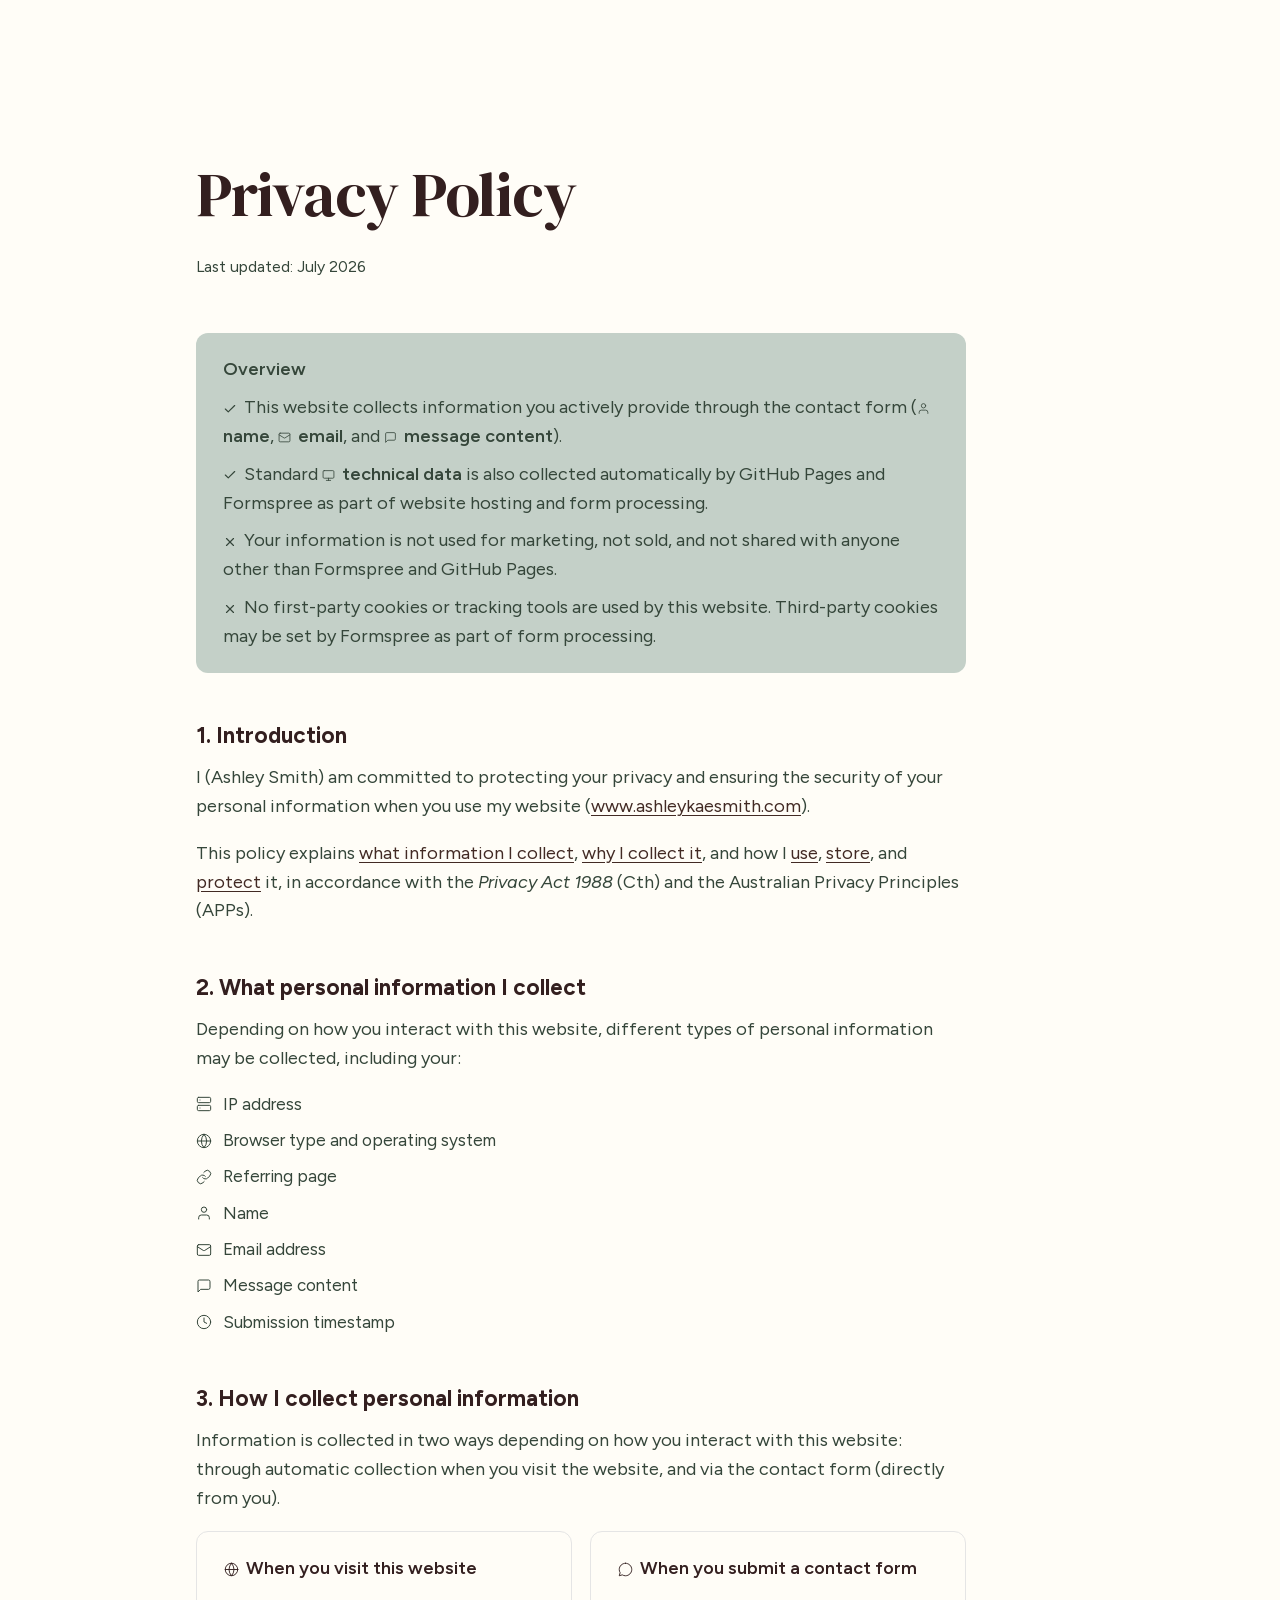
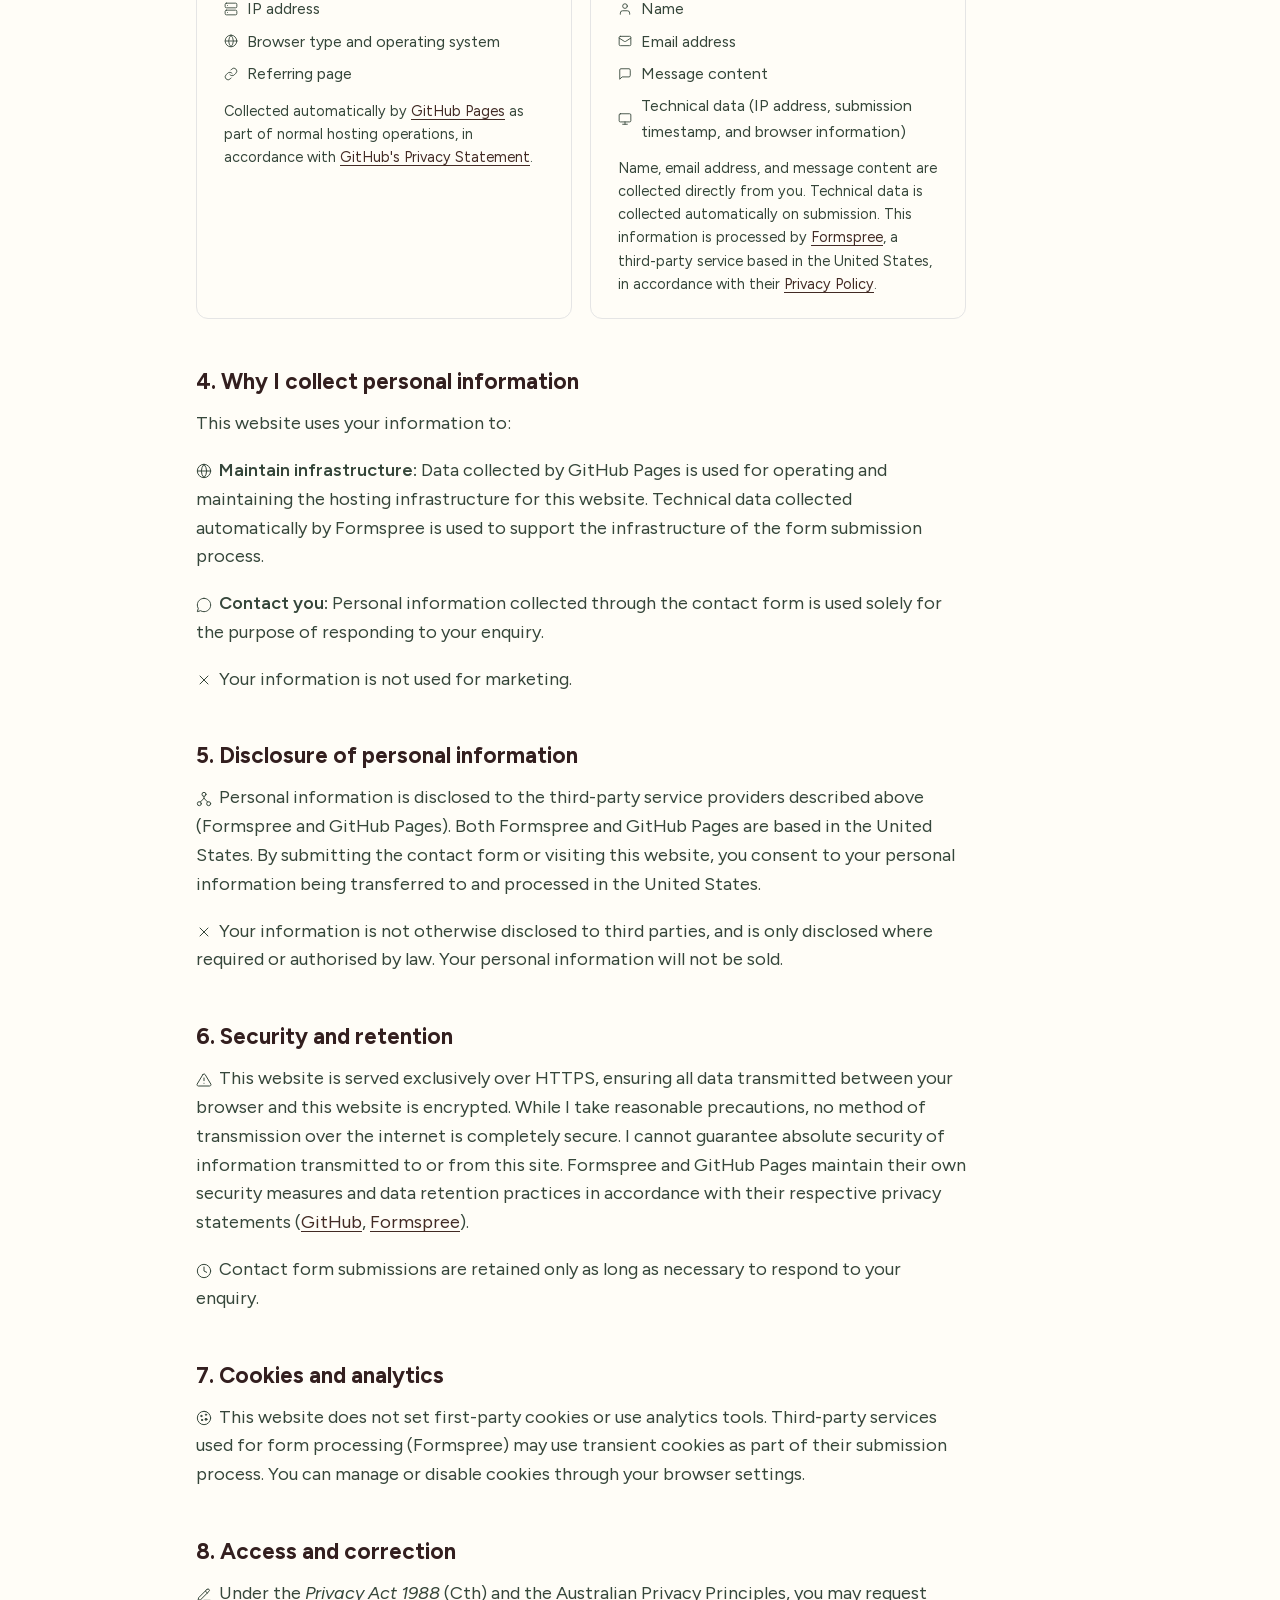
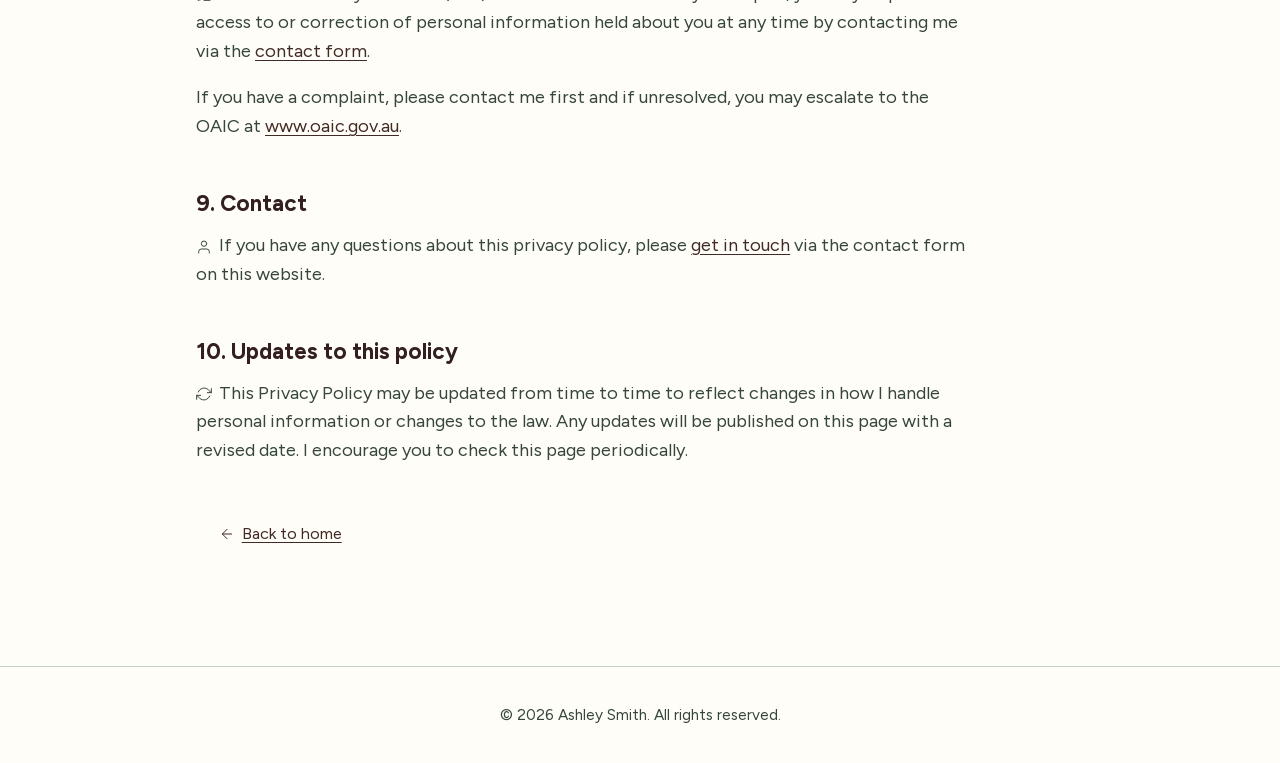
<file: privacy.html>
<!DOCTYPE html>
<html lang="en">
<head>
  <meta charset="UTF-8" />
  <meta name="viewport" content="width=device-width, initial-scale=1.0" />
  <meta http-equiv="Content-Security-Policy" content="default-src 'self'; script-src 'self'; style-src 'self'; img-src 'self'; font-src 'self'; connect-src 'self' https://formspree.io; form-action 'self' https://formspree.io; frame-ancestors 'none'; base-uri 'self'; object-src 'none'" />
  <meta name="referrer" content="strict-origin-when-cross-origin" />
  <meta http-equiv="Permissions-Policy" content="camera=(), microphone=(), geolocation=()" />
  <title>Privacy Policy — Ashley Smith</title>
  <meta name="robots" content="noindex, follow" />
  <link rel="icon" href="icons/AS.svg" type="image/svg+xml" />
  <meta name="theme-color" content="#fffdf7" />
  <link rel="stylesheet" href="styles.css" />
  <link rel="stylesheet" href="privacy.css" />
</head>
<body>

<main>
    <div class="privacy-layout">

<div class="privacy-content">
        <h1>Privacy Policy</h1>
        <p class="last-updated">Last updated: July 2026</p>

        <div class="overview-box">
          <p class="overview-title">Overview</p>
          <p class="overview-item"><svg xmlns="http://www.w3.org/2000/svg" width="14" height="14" viewBox="0 0 24 24" fill="none" stroke="currentColor" stroke-width="2" stroke-linecap="round" stroke-linejoin="round" class="icon-inline"><polyline points="20 6 9 17 4 12"/></svg>This website collects information you actively provide through the contact form (<svg xmlns="http://www.w3.org/2000/svg" width="13" height="13" viewBox="0 0 24 24" fill="none" stroke="currentColor" stroke-width="1.5" stroke-linecap="round" stroke-linejoin="round" class="icon-inline"><path d="M20 21v-2a4 4 0 0 0-4-4H8a4 4 0 0 0-4 4v2"/><circle cx="12" cy="7" r="4"/></svg><span class="fw-bold">name</span>, <svg xmlns="http://www.w3.org/2000/svg" width="13" height="13" viewBox="0 0 24 24" fill="none" stroke="currentColor" stroke-width="1.5" stroke-linecap="round" stroke-linejoin="round" class="icon-inline"><rect width="20" height="16" x="2" y="4" rx="2"/><path d="m22 7-8.97 5.7a1.94 1.94 0 0 1-2.06 0L2 7"/></svg><span class="fw-bold">email</span>, and <svg xmlns="http://www.w3.org/2000/svg" width="13" height="13" viewBox="0 0 24 24" fill="none" stroke="currentColor" stroke-width="1.5" stroke-linecap="round" stroke-linejoin="round" class="icon-inline"><path d="M21 15a2 2 0 0 1-2 2H7l-4 4V5a2 2 0 0 1 2-2h14a2 2 0 0 1 2 2z"/></svg><span class="fw-bold">message content</span>).</p>
          <p class="overview-item"><svg xmlns="http://www.w3.org/2000/svg" width="14" height="14" viewBox="0 0 24 24" fill="none" stroke="currentColor" stroke-width="2" stroke-linecap="round" stroke-linejoin="round" class="icon-inline"><polyline points="20 6 9 17 4 12"/></svg>Standard <svg xmlns="http://www.w3.org/2000/svg" width="13" height="13" viewBox="0 0 24 24" fill="none" stroke="currentColor" stroke-width="1.5" stroke-linecap="round" stroke-linejoin="round" class="icon-inline"><rect x="2" y="3" width="20" height="14" rx="2"/><path d="M8 21h8"/><path d="M12 17v4"/></svg><span class="fw-bold">technical data</span> is also collected automatically by GitHub Pages and Formspree as part of website hosting and form processing.</p>
          <p class="overview-item"><svg xmlns="http://www.w3.org/2000/svg" width="14" height="14" viewBox="0 0 24 24" fill="none" stroke="currentColor" stroke-width="2" stroke-linecap="round" stroke-linejoin="round" class="icon-inline"><line x1="18" y1="6" x2="6" y2="18"/><line x1="6" y1="6" x2="18" y2="18"/></svg>Your information is not used for marketing, not sold, and not shared with anyone other than Formspree and GitHub Pages.</p>
          <p class="mb-0"><svg xmlns="http://www.w3.org/2000/svg" width="14" height="14" viewBox="0 0 24 24" fill="none" stroke="currentColor" stroke-width="2" stroke-linecap="round" stroke-linejoin="round" class="icon-inline"><line x1="18" y1="6" x2="6" y2="18"/><line x1="6" y1="6" x2="18" y2="18"/></svg>No first-party cookies or tracking tools are used by this website. Third-party cookies may be set by Formspree as part of form processing.</p>
        </div>

        <h2 id="s1">1. Introduction</h2>
        <p>I (Ashley Smith) am committed to protecting your privacy and ensuring the security of your personal information when you use my website (<a href="https://www.ashleykaesmith.com">www.ashleykaesmith.com</a>).</p>
        <p>This policy explains <a href="#s2">what information I collect</a>, <a href="#s4">why I collect it</a>, and how I <a href="#s4">use</a>, <a href="#s6">store</a>, and <a href="#s6">protect</a> it, in accordance with the <em>Privacy Act 1988</em> (Cth) and the Australian Privacy Principles (APPs).</p>

        <h2 id="s2">2. What personal information I collect</h2>
        <p>Depending on how you interact with this website, different types of personal information may be collected, including your:</p>
        <ul class="data-list">
          <li>
            <svg xmlns="http://www.w3.org/2000/svg" width="16" height="16" viewBox="0 0 24 24" fill="none" stroke="currentColor" stroke-width="1.5" stroke-linecap="round" stroke-linejoin="round" class="icon-flex"><rect x="2" y="2" width="20" height="8" rx="2"/><rect x="2" y="14" width="20" height="8" rx="2"/><line x1="6" y1="6" x2="6.01" y2="6"/><line x1="6" y1="18" x2="6.01" y2="18"/></svg>
            IP address
          </li>
          <li>
            <svg xmlns="http://www.w3.org/2000/svg" width="16" height="16" viewBox="0 0 24 24" fill="none" stroke="currentColor" stroke-width="1.5" stroke-linecap="round" stroke-linejoin="round" class="icon-flex"><circle cx="12" cy="12" r="10"/><path d="M2 12h20"/><path d="M12 2a15.3 15.3 0 0 1 4 10 15.3 15.3 0 0 1-4 10 15.3 15.3 0 0 1-4-10 15.3 15.3 0 0 1 4-10z"/></svg>
            Browser type and operating system
          </li>
          <li>
            <svg xmlns="http://www.w3.org/2000/svg" width="16" height="16" viewBox="0 0 24 24" fill="none" stroke="currentColor" stroke-width="1.5" stroke-linecap="round" stroke-linejoin="round" class="icon-flex"><path d="M10 13a5 5 0 0 0 7.54.54l3-3a5 5 0 0 0-7.07-7.07l-1.72 1.71"/><path d="M14 11a5 5 0 0 0-7.54-.54l-3 3a5 5 0 0 0 7.07 7.07l1.71-1.71"/></svg>
            Referring page
          </li>
          <li>
            <svg xmlns="http://www.w3.org/2000/svg" width="16" height="16" viewBox="0 0 24 24" fill="none" stroke="currentColor" stroke-width="1.5" stroke-linecap="round" stroke-linejoin="round" class="icon-flex"><path d="M20 21v-2a4 4 0 0 0-4-4H8a4 4 0 0 0-4 4v2"/><circle cx="12" cy="7" r="4"/></svg>
            Name
          </li>
          <li>
            <svg xmlns="http://www.w3.org/2000/svg" width="16" height="16" viewBox="0 0 24 24" fill="none" stroke="currentColor" stroke-width="1.5" stroke-linecap="round" stroke-linejoin="round" class="icon-flex"><rect width="20" height="16" x="2" y="4" rx="2"/><path d="m22 7-8.97 5.7a1.94 1.94 0 0 1-2.06 0L2 7"/></svg>
            Email address
          </li>
          <li>
            <svg xmlns="http://www.w3.org/2000/svg" width="16" height="16" viewBox="0 0 24 24" fill="none" stroke="currentColor" stroke-width="1.5" stroke-linecap="round" stroke-linejoin="round" class="icon-flex"><path d="M21 15a2 2 0 0 1-2 2H7l-4 4V5a2 2 0 0 1 2-2h14a2 2 0 0 1 2 2z"/></svg>
            Message content
          </li>
          <li>
            <svg xmlns="http://www.w3.org/2000/svg" width="16" height="16" viewBox="0 0 24 24" fill="none" stroke="currentColor" stroke-width="1.5" stroke-linecap="round" stroke-linejoin="round" class="icon-flex"><circle cx="12" cy="12" r="10"/><polyline points="12 6 12 12 16 14"/></svg>
            Submission timestamp
          </li>
        </ul>

        <h2 id="s3">3. How I collect personal information</h2>
        <p>Information is collected in two ways depending on how you interact with this website: through automatic collection when you visit the website, and via the contact form (directly from you).</p>
        <div class="scenario-grid">
          <div class="scenario-card">
            <p class="card-title">
              <svg xmlns="http://www.w3.org/2000/svg" width="15" height="15" viewBox="0 0 24 24" fill="none" stroke="currentColor" stroke-width="1.5" stroke-linecap="round" stroke-linejoin="round" class="icon-inline-dark"><circle cx="12" cy="12" r="10"/><path d="M2 12h20"/><path d="M12 2a15.3 15.3 0 0 1 4 10 15.3 15.3 0 0 1-4 10 15.3 15.3 0 0 1-4-10 15.3 15.3 0 0 1 4-10z"/></svg>When you visit this website
            </p>
            <ul class="card-list">
              <li>
                <svg xmlns="http://www.w3.org/2000/svg" width="14" height="14" viewBox="0 0 24 24" fill="none" stroke="currentColor" stroke-width="1.5" stroke-linecap="round" stroke-linejoin="round" class="icon-flex"><rect x="2" y="2" width="20" height="8" rx="2"/><rect x="2" y="14" width="20" height="8" rx="2"/><line x1="6" y1="6" x2="6.01" y2="6"/><line x1="6" y1="18" x2="6.01" y2="18"/></svg>
                IP address
              </li>
              <li>
                <svg xmlns="http://www.w3.org/2000/svg" width="14" height="14" viewBox="0 0 24 24" fill="none" stroke="currentColor" stroke-width="1.5" stroke-linecap="round" stroke-linejoin="round" class="icon-flex"><circle cx="12" cy="12" r="10"/><path d="M2 12h20"/><path d="M12 2a15.3 15.3 0 0 1 4 10 15.3 15.3 0 0 1-4 10 15.3 15.3 0 0 1-4-10 15.3 15.3 0 0 1 4-10z"/></svg>
                Browser type and operating system
              </li>
              <li>
                <svg xmlns="http://www.w3.org/2000/svg" width="14" height="14" viewBox="0 0 24 24" fill="none" stroke="currentColor" stroke-width="1.5" stroke-linecap="round" stroke-linejoin="round" class="icon-flex"><path d="M10 13a5 5 0 0 0 7.54.54l3-3a5 5 0 0 0-7.07-7.07l-1.72 1.71"/><path d="M14 11a5 5 0 0 0-7.54-.54l-3 3a5 5 0 0 0 7.07 7.07l1.71-1.71"/></svg>
                Referring page
              </li>
            </ul>
            <p class="card-note">Collected automatically by <a href="https://pages.github.com" target="_blank" rel="noopener noreferrer">GitHub Pages</a> as part of normal hosting operations, in accordance with <a href="https://docs.github.com/en/site-policy/privacy-policies/github-privacy-statement" target="_blank" rel="noopener noreferrer">GitHub's Privacy Statement</a>.</p>
          </div>
          <div class="scenario-card">
            <p class="card-title">
              <svg xmlns="http://www.w3.org/2000/svg" width="15" height="15" viewBox="0 0 24 24" fill="none" stroke="currentColor" stroke-width="1.5" stroke-linecap="round" stroke-linejoin="round" class="icon-inline-dark"><path d="M12 2C6.477 2 2 6.477 2 12c0 1.89.525 3.66 1.438 5.168L2 22l4.832-1.438A9.956 9.956 0 0 0 12 22c5.523 0 10-4.477 10-10S17.523 2 12 2z"/></svg>When you submit a contact form
            </p>
            <ul class="card-list">
              <li>
                <svg xmlns="http://www.w3.org/2000/svg" width="14" height="14" viewBox="0 0 24 24" fill="none" stroke="currentColor" stroke-width="1.5" stroke-linecap="round" stroke-linejoin="round" class="icon-flex"><path d="M20 21v-2a4 4 0 0 0-4-4H8a4 4 0 0 0-4 4v2"/><circle cx="12" cy="7" r="4"/></svg>
                Name
              </li>
              <li>
                <svg xmlns="http://www.w3.org/2000/svg" width="14" height="14" viewBox="0 0 24 24" fill="none" stroke="currentColor" stroke-width="1.5" stroke-linecap="round" stroke-linejoin="round" class="icon-flex"><rect width="20" height="16" x="2" y="4" rx="2"/><path d="m22 7-8.97 5.7a1.94 1.94 0 0 1-2.06 0L2 7"/></svg>
                Email address
              </li>
              <li>
                <svg xmlns="http://www.w3.org/2000/svg" width="14" height="14" viewBox="0 0 24 24" fill="none" stroke="currentColor" stroke-width="1.5" stroke-linecap="round" stroke-linejoin="round" class="icon-flex"><path d="M21 15a2 2 0 0 1-2 2H7l-4 4V5a2 2 0 0 1 2-2h14a2 2 0 0 1 2 2z"/></svg>
                Message content
              </li>
              <li>
                <svg xmlns="http://www.w3.org/2000/svg" width="14" height="14" viewBox="0 0 24 24" fill="none" stroke="currentColor" stroke-width="1.5" stroke-linecap="round" stroke-linejoin="round" class="icon-flex"><rect x="2" y="3" width="20" height="14" rx="2"/><path d="M8 21h8"/><path d="M12 17v4"/></svg>
                Technical data (IP address, submission timestamp, and browser information)
              </li>
            </ul>
            <p class="card-note">Name, email address, and message content are collected directly from you. Technical data is collected automatically on submission. This information is processed by <a href="https://formspree.io" target="_blank" rel="noopener noreferrer">Formspree</a>, a third-party service based in the United States, in accordance with their <a href="https://formspree.io/legal/privacy-policy" target="_blank" rel="noopener noreferrer">Privacy Policy</a>.</p>
          </div>
        </div>

        <h2 id="s4">4. Why I collect personal information</h2>
        <p>This website uses your information to:</p>
        <p>
          <svg xmlns="http://www.w3.org/2000/svg" width="16" height="16" viewBox="0 0 24 24" fill="none" stroke="currentColor" stroke-width="1.5" stroke-linecap="round" stroke-linejoin="round" class="icon-inline"><circle cx="12" cy="12" r="10"/><path d="M2 12h20"/><path d="M12 2a15.3 15.3 0 0 1 4 10 15.3 15.3 0 0 1-4 10 15.3 15.3 0 0 1-4-10 15.3 15.3 0 0 1 4-10z"/></svg><span class="fw-bold">Maintain infrastructure:</span> Data collected by GitHub Pages is used for operating and maintaining the hosting infrastructure for this website. Technical data collected automatically by Formspree is used to support the infrastructure of the form submission process.
        </p>
        <p>
          <svg xmlns="http://www.w3.org/2000/svg" width="16" height="16" viewBox="0 0 24 24" fill="none" stroke="currentColor" stroke-width="1.5" stroke-linecap="round" stroke-linejoin="round" class="icon-inline"><path d="M12 2C6.477 2 2 6.477 2 12c0 1.89.525 3.66 1.438 5.168L2 22l4.832-1.438A9.956 9.956 0 0 0 12 22c5.523 0 10-4.477 10-10S17.523 2 12 2z"/></svg><span class="fw-bold">Contact you:</span> Personal information collected through the contact form is used solely for the purpose of responding to your enquiry.
        </p>
        <p class="mt-1">
          <svg xmlns="http://www.w3.org/2000/svg" width="16" height="16" viewBox="0 0 24 24" fill="none" stroke="currentColor" stroke-width="1.5" stroke-linecap="round" stroke-linejoin="round" class="icon-inline"><line x1="18" y1="6" x2="6" y2="18"/><line x1="6" y1="6" x2="18" y2="18"/></svg>Your information is not used for marketing.
        </p>

        <h2 id="s5">5. Disclosure of personal information</h2>
        <p><svg xmlns="http://www.w3.org/2000/svg" width="16" height="16" viewBox="0 0 24 24" fill="none" stroke="currentColor" stroke-width="1.5" stroke-linecap="round" stroke-linejoin="round" class="icon-inline"><circle cx="12" cy="5" r="3"/><circle cx="19" cy="19" r="3"/><circle cx="5" cy="19" r="3"/><path d="M12 8v3m0 0-5.5 5.5M12 11l5.5 5.5"/></svg>Personal information is disclosed to the third-party service providers described above (Formspree and GitHub Pages). Both Formspree and GitHub Pages are based in the United States. By submitting the contact form or visiting this website, you consent to your personal information being transferred to and processed in the United States.</p>
        <p>
          <svg xmlns="http://www.w3.org/2000/svg" width="16" height="16" viewBox="0 0 24 24" fill="none" stroke="currentColor" stroke-width="1.5" stroke-linecap="round" stroke-linejoin="round" class="icon-inline"><line x1="18" y1="6" x2="6" y2="18"/><line x1="6" y1="6" x2="18" y2="18"/></svg>Your information is not otherwise disclosed to third parties, and is only disclosed where required or authorised by law. Your personal information will not be sold.
        </p>

        <h2 id="s6">6. Security and retention</h2>
        <p>
          <svg xmlns="http://www.w3.org/2000/svg" width="16" height="16" viewBox="0 0 24 24" fill="none" stroke="currentColor" stroke-width="1.5" stroke-linecap="round" stroke-linejoin="round" class="icon-inline"><path d="M10.29 3.86L1.82 18a2 2 0 0 0 1.71 3h16.94a2 2 0 0 0 1.71-3L13.71 3.86a2 2 0 0 0-3.42 0z"/><line x1="12" y1="9" x2="12" y2="13"/><line x1="12" y1="17" x2="12.01" y2="17"/></svg>This website is served exclusively over HTTPS, ensuring all data transmitted between your browser and this website is encrypted. While I take reasonable precautions, no method of transmission over the internet is completely secure. I cannot guarantee absolute security of information transmitted to or from this site. Formspree and GitHub Pages maintain their own security measures and data retention practices in accordance with their respective privacy statements (<a href="https://docs.github.com/en/site-policy/privacy-policies/github-privacy-statement" target="_blank" rel="noopener noreferrer">GitHub</a>, <a href="https://formspree.io/legal/privacy-policy" target="_blank" rel="noopener noreferrer">Formspree</a>).
        </p>
        <p>
          <svg xmlns="http://www.w3.org/2000/svg" width="16" height="16" viewBox="0 0 24 24" fill="none" stroke="currentColor" stroke-width="1.5" stroke-linecap="round" stroke-linejoin="round" class="icon-inline"><circle cx="12" cy="12" r="10"/><polyline points="12 6 12 12 16 14"/></svg>Contact form submissions are retained only as long as necessary to respond to your enquiry.
        </p>

        <h2 id="s7">7. Cookies and analytics</h2>
        <p>
          <svg xmlns="http://www.w3.org/2000/svg" width="16" height="16" viewBox="0 0 24 24" fill="none" stroke="currentColor" stroke-width="1.5" stroke-linecap="round" stroke-linejoin="round" class="icon-inline"><circle cx="12" cy="12" r="10"/><circle cx="8" cy="9" r="1" fill="currentColor"/><circle cx="15" cy="7" r="1" fill="currentColor"/><circle cx="9" cy="15" r="1" fill="currentColor"/><circle cx="15" cy="14" r="1.5" fill="currentColor"/><path d="M12 2a10 10 0 0 1 3 .46"/></svg>This website does not set first-party cookies or use analytics tools. Third-party services used for form processing (Formspree) may use transient cookies as part of their submission process. You can manage or disable cookies through your browser settings.
        </p>

        <h2 id="s8">8. Access and correction</h2>
        <p>
          <svg xmlns="http://www.w3.org/2000/svg" width="16" height="16" viewBox="0 0 24 24" fill="none" stroke="currentColor" stroke-width="1.5" stroke-linecap="round" stroke-linejoin="round" class="icon-inline"><path d="M12 20h9"/><path d="M16.5 3.5a2.121 2.121 0 0 1 3 3L7 19l-4 1 1-4L16.5 3.5z"/><path d="M14 6l3 3"/></svg>Under the <em>Privacy Act 1988</em> (Cth) and the Australian Privacy Principles, you may request access to or correction of personal information held about you at any time by contacting me via the <a href="index.html#contact">contact form</a>.        </p>
        <p>If you have a complaint, please contact me first and if unresolved, you may escalate to the OAIC at <a href="https://www.oaic.gov.au" target="_blank" rel="noopener noreferrer">www.oaic.gov.au</a>.</p>

        <h2 id="s9">9. Contact</h2>
        <p>
          <svg xmlns="http://www.w3.org/2000/svg" width="16" height="16" viewBox="0 0 24 24" fill="none" stroke="currentColor" stroke-width="1.5" stroke-linecap="round" stroke-linejoin="round" class="icon-inline"><path d="M20 21v-2a4 4 0 0 0-4-4H8a4 4 0 0 0-4 4v2"/><circle cx="12" cy="7" r="4"/></svg>If you have any questions about this privacy policy, please <a href="index.html#contact">get in touch</a> via the contact form on this website.
        </p>

        <h2 id="s10">10. Updates to this policy</h2>
        <p>
          <svg xmlns="http://www.w3.org/2000/svg" width="16" height="16" viewBox="0 0 24 24" fill="none" stroke="currentColor" stroke-width="1.5" stroke-linecap="round" stroke-linejoin="round" class="icon-inline"><polyline points="23 4 23 10 17 10"/><polyline points="1 20 1 14 7 14"/><path d="M3.51 9a9 9 0 0 1 14.85-3.36L23 10M1 14l4.64 4.36A9 9 0 0 0 20.49 15"/></svg>This Privacy Policy may be updated from time to time to reflect changes in how I handle personal information or changes to the law. Any updates will be published on this page with a revised date. I encourage you to check this page periodically.
        </p>
        <div class="btn-home-wrap">
          <a href="index.html" class="btn-home">
            <svg xmlns="http://www.w3.org/2000/svg" width="16" height="16" viewBox="0 0 24 24" fill="none" stroke="currentColor" stroke-width="1.5" stroke-linecap="round" stroke-linejoin="round"><path d="M19 12H5"/><path d="M12 5l-7 7 7 7"/></svg>
            Back to home
          </a>
        </div>
      </div>

    </div>
  </main>

  <footer>
    <p>&copy; <span id="footer-year"></span> Ashley Smith. All rights reserved.</p>
  </footer>

  <script src="privacy.js"></script>

</body>
</html>
</file>
<file: styles.css>
/* ── Local Fonts ── */
@font-face {
  font-family: "DM Serif Display";
  font-style: normal;
  font-weight: 400;
  font-display: swap;
  src: url("fonts/DMSerifDisplay-normal-latin-ext.woff2") format("woff2");
  unicode-range: U+0100-02BA, U+02BD-02C5, U+02C7-02CC, U+02CE-02D7, U+02DD-02FF, U+0304, U+0308, U+0329, U+1D00-1DBF, U+1E00-1E9F, U+1EF2-1EFF, U+2020, U+20A0-20AB, U+20AD-20C0, U+2113, U+2C60-2C7F, U+A720-A7FF;
}
@font-face {
  font-family: "DM Serif Display";
  font-style: normal;
  font-weight: 400;
  font-display: swap;
  src: url("fonts/DMSerifDisplay-normal-latin.woff2") format("woff2");
  unicode-range: U+0000-00FF, U+0131, U+0152-0153, U+02BB-02BC, U+02C6, U+02DA, U+02DC, U+0304, U+0308, U+0329, U+2000-206F, U+20AC, U+2122, U+2191, U+2193, U+2212, U+2215, U+FEFF, U+FFFD;
}
@font-face {
  font-family: "DM Serif Display";
  font-style: italic;
  font-weight: 400;
  font-display: swap;
  src: url("fonts/DMSerifDisplay-italic-latin-ext.woff2") format("woff2");
  unicode-range: U+0100-02BA, U+02BD-02C5, U+02C7-02CC, U+02CE-02D7, U+02DD-02FF, U+0304, U+0308, U+0329, U+1D00-1DBF, U+1E00-1E9F, U+1EF2-1EFF, U+2020, U+20A0-20AB, U+20AD-20C0, U+2113, U+2C60-2C7F, U+A720-A7FF;
}
@font-face {
  font-family: "DM Serif Display";
  font-style: italic;
  font-weight: 400;
  font-display: swap;
  src: url("fonts/DMSerifDisplay-italic-latin.woff2") format("woff2");
  unicode-range: U+0000-00FF, U+0131, U+0152-0153, U+02BB-02BC, U+02C6, U+02DA, U+02DC, U+0304, U+0308, U+0329, U+2000-206F, U+20AC, U+2122, U+2191, U+2193, U+2212, U+2215, U+FEFF, U+FFFD;
}
@font-face {
  font-family: "Figtree";
  font-style: normal;
  font-weight: 300 900;
  font-display: swap;
  src: url("fonts/Figtree-normal-latin-ext.woff2") format("woff2");
  unicode-range: U+0100-02BA, U+02BD-02C5, U+02C7-02CC, U+02CE-02D7, U+02DD-02FF, U+0304, U+0308, U+0329, U+1D00-1DBF, U+1E00-1E9F, U+1EF2-1EFF, U+2020, U+20A0-20AB, U+20AD-20C0, U+2113, U+2C60-2C7F, U+A720-A7FF;
}
@font-face {
  font-family: "Figtree";
  font-style: normal;
  font-weight: 300 900;
  font-display: swap;
  src: url("fonts/Figtree-normal-latin.woff2") format("woff2");
  unicode-range: U+0000-00FF, U+0131, U+0152-0153, U+02BB-02BC, U+02C6, U+02DA, U+02DC, U+0304, U+0308, U+0329, U+2000-206F, U+20AC, U+2122, U+2191, U+2193, U+2212, U+2215, U+FEFF, U+FFFD;
}
@font-face {
  font-family: "Figtree";
  font-style: italic;
  font-weight: 300 900;
  font-display: swap;
  src: url("fonts/Figtree-italic-latin-ext.woff2") format("woff2");
  unicode-range: U+0100-02BA, U+02BD-02C5, U+02C7-02CC, U+02CE-02D7, U+02DD-02FF, U+0304, U+0308, U+0329, U+1D00-1DBF, U+1E00-1E9F, U+1EF2-1EFF, U+2020, U+20A0-20AB, U+20AD-20C0, U+2113, U+2C60-2C7F, U+A720-A7FF;
}
@font-face {
  font-family: "Figtree";
  font-style: italic;
  font-weight: 300 900;
  font-display: swap;
  src: url("fonts/Figtree-italic-latin.woff2") format("woff2");
  unicode-range: U+0000-00FF, U+0131, U+0152-0153, U+02BB-02BC, U+02C6, U+02DA, U+02DC, U+0304, U+0308, U+0329, U+2000-206F, U+20AC, U+2122, U+2191, U+2193, U+2212, U+2215, U+FEFF, U+FFFD;
}

/* ── Reset & Base ── */
*, *::before, *::after {
  box-sizing: border-box;
  margin: 0;
  padding: 0;
}

:root {
  --evergreen:       #04251c;
  --dark-slate-grey: #35463a;
  --porcelain:       #fffdf7;
  --dark-coffee:     #422a24;
  --coffee-bean:     #331F1F;

  --black:   var(--coffee-bean);
  --white:   var(--porcelain);
  --accent:  var(--dark-coffee);
  --gray:    var(--dark-slate-grey);
  --light:   #c4d0c8;

  --font-sans: "Figtree", sans-serif;
  --max-w: 960px;
  --radius: 12px;

  --nav-bg:        rgba(255, 253, 247, 0.88);
  --nav-mobile-bg: rgba(255, 253, 247, 0.97);
  --focus-ring:    rgba(79, 51, 43, 0.25);
}

html {
  scroll-behavior: smooth;
  font-size: 18px;
}

body {
  font-family: var(--font-sans);
  background: var(--white);
  color: var(--black);
  line-height: 1.6;
}

/* ── Typography ── */
h1 { font-size: clamp(3rem, 8vw, 6rem); font-weight: 400; letter-spacing: -0.02em; font-family: "DM Serif Display", serif; }
h2 { font-size: clamp(1.75rem, 4vw, 2.5rem); font-weight: 700; margin-bottom: 1.25rem; }
h3 { font-size: 1.125rem; font-weight: 600; margin-bottom: 0.5rem; }
p  { color: var(--gray); max-width: 60ch; }

/* ── Layout Helpers ── */
.container {
  max-width: var(--max-w);
  margin: 0 auto;
  padding: 0 1rem;
}

/* ── Nav ── */
header {
  position: fixed;
  top: 0; left: 0; right: 0;
  z-index: 100;
  backdrop-filter: blur(12px);
  -webkit-backdrop-filter: blur(12px);
  background: var(--nav-bg);
  border-bottom: 1px solid rgba(66, 42, 36, 0.3);
}

nav {
  max-width: var(--max-w);
  margin: 0 auto;
  padding: 0 1rem;
  height: 64px;
  display: flex;
  align-items: center;
  justify-content: space-between;
}

.logo {
  display: flex;
  align-items: center;
  text-decoration: none;
  transition: transform 0.2s;
}

.logo:hover { transform: translateY(-2px); }

.logo-img {
  display: block;
  height: 44px;
  width: auto;
  transition: filter 0.3s ease;
}

nav ul {
  list-style: none;
  display: flex;
  gap: 2rem;
}

nav a {
  text-decoration: none;
  color: var(--gray);
  font-size: 1rem;
  transition: color 0.2s;
}

nav a:hover { color: var(--black); font-weight: 700; text-decoration: underline; text-underline-offset: 6px; }

nav a.active { color: var(--black); font-weight: 700; text-decoration: underline; text-underline-offset: 6px; }

/* ── Hero ── */
#hero {
  min-height: 100vh;
  display: flex;
  align-items: center;
  padding: 0 1rem;
  max-width: var(--max-w);
  margin: 0 auto;
  position: relative;
}

.hero-content { padding-top: 64px; }

@media (max-width: 640px) {
  #hero {
    min-height: auto;
    padding-top: 10rem;
    padding-bottom: 10rem;
  }
  section#about {
    padding: 4rem 0 4rem !important;
  }
  section#research {
    padding: 4rem 0 4rem !important;
  }
  section#beyond {
    padding: 4rem 0 4rem !important;
  }
  section#contact {
    padding: 4rem 0 4rem !important;
  }
  .skills li::after {
    display: none;
  }
}


.scroll-indicator {
  position: absolute;
  bottom: 2rem;
  left: 50%;
  transform: translateX(-50%);
  color: var(--gray);
  opacity: 0.45;
  animation: scroll-bounce 2s ease-in-out infinite;
  transition: opacity 0.5s ease;
}

.scroll-indicator.hidden {
  opacity: 0;
  pointer-events: none;
}

@keyframes scroll-bounce {
  0%, 100% { transform: translateX(-50%) translateY(0); }
  50%       { transform: translateX(-50%) translateY(7px); }
}

.hero-heading {
  display: flex;
  flex-direction: column;
  max-width: none;
}

.eyebrow {
  color: var(--accent);
  font-size: 1.25rem;
  font-weight: 500;
  letter-spacing: 0.02em;
}

.hero-name {
  color: var(--black);
  font-size: clamp(3rem, 8vw, 6rem);
  font-weight: 400;
  letter-spacing: -0.02em;
  font-family: "DM Serif Display", serif;
}

.tagline {
  font-size: clamp(1rem, 2.5vw, 1.5rem);
  color: var(--gray);
  margin: 0.75rem 0 2rem;
  max-width: none;
}

/* ── Buttons ── */
.btn {
  display: inline-block;
  background: var(--black);
  color: var(--white);
  text-decoration: none;
  padding: 0.75rem 1.75rem;
  border-radius: var(--radius);
  font-size: 0.95rem;
  font-weight: 500;
  transition: background 0.2s, transform 0.15s;
}

.btn:hover {
  background: var(--accent);
  transform: translateY(-2px);
}

.link {
  color: var(--accent);
  text-decoration: none;
  font-weight: 500;
  font-size: 0.9rem;
}

.link:hover { text-decoration: underline; }

.btn-porcelain {
  background: var(--porcelain);
  color: var(--evergreen);
}

.btn-porcelain:hover {
  background: var(--light);
  color: var(--evergreen);
}

/* ── Sections ── */
section:not(#hero) {
  padding: 6rem 0;
}

/* ── About ── */
#about { padding-top: 3rem; }

.about-layout {
  display: flex;
  align-items: flex-start;
  gap: 5rem;
  margin-top: 0.5rem;
}

.about-portrait {
  flex: 0 0 220px;
  border-radius: var(--radius);
  overflow: hidden;
  background: var(--light);
}

.about-portrait img {
  width: 100%;
  aspect-ratio: 3 / 4;
  object-fit: cover;
  display: block;
  /* placeholder tint when no image is loaded */
  background: var(--light);
}

.about-body {
  flex: 1;
  padding-top: 0.25rem;
}

@media (max-width: 640px) {
  .about-layout {
    flex-direction: column;
    gap: 1.5rem;
  }
  .about-portrait {
    flex: 0 0 auto;
    width: 80%;
    margin: 0 auto;
  }
  .skills {
    justify-content: center;
  }
}

.skills {
  list-style: none;
  display: flex;
  flex-wrap: wrap;
  gap: 0.75rem;
  margin-top: 1.75rem;
}

.skills li {
  background: var(--light);
  color: var(--black);
  padding: 0.4rem 1rem;
  border-radius: 999px;
  font-size: 0.875rem;
  font-weight: 500;
  position: relative;
  cursor: default;
}

.skills li::after {
  content: attr(data-tooltip);
  position: absolute;
  top: calc(100% + 10px);
  left: 50%;
  transform: translateX(-50%);
  background: var(--black);
  color: var(--white);
  font-size: 0.8rem;
  font-weight: 400;
  line-height: 1.5;
  padding: 0.6rem 0.875rem;
  border-radius: 8px;
  width: max-content;
  max-width: 220px;
  white-space: normal;
  text-align: center;
  opacity: 0;
  pointer-events: none;
  transition: opacity 0.2s;
  z-index: 50;
}

.skills li:hover::after {
  opacity: 1;
}

/* ── Education Timeline ── */
.education {
  margin-top: 1.75rem;
}

.education-heading {
  margin-bottom: 1rem;
}

.education-type { 
  font-weight: 600;
  font-size: 0.95rem;
  color: var(--black);
}

.education-date {
  font-size: 0.8rem;
  color: var(--gray);
}

.education-org {
  margin-bottom: 1rem;
  font-size: 0.8rem;
  color: var(--gray)
}

/* ── Experience Timeline ── */
.experience {
  margin-top: 1.75rem;
}

.experience-heading {
  margin-bottom: 1.25rem;
}

.timeline {
  list-style: none;
  border-left: 2px solid var(--light);
  padding-left: 1.5rem;
  display: flex;
  flex-direction: column;
  gap: 1.25rem;
}

.timeline-item {
  display: grid;
  grid-template-columns: 10rem 1fr;
  grid-template-rows: auto auto;
  column-gap: 1rem;
  position: relative;
}

.timeline-item::before {
  content: '';
  position: absolute;
  left: -1.625rem;
  top: 0.45rem;
  width: 10px;
  height: 10px;
  border-radius: 50%;
  background: var(--accent);
  border: 2px solid var(--white);
}

.timeline-date {
  grid-column: 1;
  grid-row: 1 / 3;
  font-size: 0.8rem;
  color: var(--gray);
  padding-top: 0.15rem;
}

.timeline-role {
  grid-column: 2;
  grid-row: 1;
  font-weight: 600;
  font-size: 0.95rem;
  color: var(--black);
}

.timeline-org {
  grid-column: 2;
  grid-row: 2;
  font-size: 0.875rem;
  color: var(--gray);
}

@media (max-width: 900px) {
  .timeline-item {
    grid-template-columns: 1fr;
    grid-template-rows: auto auto auto;
  }
  .timeline-date {
    grid-column: 1;
    grid-row: 1;
    padding-top: 0;
    margin-bottom: 0.2rem;
  }
  .timeline-role { grid-column: 1; grid-row: 2; }
  .timeline-org  { grid-column: 1; grid-row: 3; }
}

/* ── Research ── */
#research { background: var(--evergreen); }
#research h2 { color: var(--white);
}

.projects-grid {
  display: grid;
  grid-template-columns: repeat(auto-fit, minmax(260px, 1fr));
  gap: 1.5rem;
  margin-top: 2rem;
}

.project-card {
  background: rgba(255, 253, 247, 0.1);
  border-radius: var(--radius);
  padding: 1.5rem;
  transition: transform 0.2s;
}

.project-card:hover { transform: translateY(-4px); }

.project-thumb {
  width: 100%;
  aspect-ratio: 16 / 9;
  object-fit: cover;
  border-radius: 8px;
  margin-bottom: 1.25rem;
  display: block;
  background: rgba(255, 253, 247, 0.15);
}

.project-card h3 { color: var(--white); }
.project-card p  { color: var(--light); font-size: 0.9rem; margin-bottom: 1rem; }

/* ── Beyond the Desk ── */
#beyond { background: var(--light); }

.photo-grid {
  display: grid;
  grid-template-columns: repeat(3, 1fr);
  grid-template-rows: 1fr 1fr;
  gap: 0.875rem;
  margin-top: 2rem;
}

.photo-item {
  margin: 0;
  overflow: hidden;
  border-radius: var(--radius);
  position: relative;
}

.photo-item img {
  width: 100%;
  height: 100%;
  object-fit: cover;
  display: block;
  border-radius: var(--radius);
  transition: transform 0.35s ease;
  background: var(--light);
  min-height: 180px;
}

.photo-item:hover img { transform: scale(1.03); }

.photo-item figcaption {
  position: absolute;
  bottom: 0; left: 0; right: 0;
  padding: 0.6rem 0.875rem;
  font-size: 0.8rem;
  color: #fff;
  background: linear-gradient(transparent, rgba(0,0,0,0.5));
  border-radius: 0 0 var(--radius) var(--radius);
  opacity: 0;
  transition: opacity 0.25s;
  max-width: none;
}

.photo-item:hover figcaption { opacity: 1; }

/* Explicit placement: tall in cols 1 & 3, stacked pair in col 2 */
.photo-grid .photo-item:nth-child(1) { grid-column: 1; grid-row: 1 / 3; }
.photo-grid .photo-item:nth-child(2) { grid-column: 2; grid-row: 1; }
.photo-grid .photo-item:nth-child(3) { grid-column: 2; grid-row: 2; }
.photo-grid .photo-item:nth-child(4) { grid-column: 3; grid-row: 1 / 3; }

@media (max-width: 600px) {
  .photo-grid {
    grid-template-columns: repeat(2, 1fr);
    grid-template-rows: auto;
  }
  .photo-grid .photo-item:nth-child(1) { grid-column: 1; grid-row: 1 / 3; }
  .photo-grid .photo-item:nth-child(2) { grid-column: 2; grid-row: 1; }
  .photo-grid .photo-item:nth-child(3) { grid-column: 2; grid-row: 2; }
  .photo-grid .photo-item:nth-child(4) { grid-column: 1 / 3; grid-row: 3; }
}

/* ── Contact ── */
#contact .btn { margin-top: 1.5rem; }

.social-links {
  list-style: none;
  display: flex;
  gap: 1.25rem;
  margin-top: 2rem;
  flex-wrap: wrap;
}

.social-links a {
  display: flex;
  flex-direction: column;
  align-items: center;
  gap: 0.4rem;
  color: var(--gray);
  text-decoration: none;
  transition: color 0.2s, transform 0.2s;
}

.social-links a:hover {
  color: var(--black);
  transform: translateY(-2px);
}

.social-links svg {
  width: 28px;
  height: 28px;
}

.social-links span {
  font-size: 0.75rem;
  font-weight: 500;
}

/* ── Contact Form ── */
#contact-form {
  margin-top: 1.25rem;
  max-width: 520px;
}

/* hide honeypot */
#contact-form input[name="_gotcha"] {
  display: none;
}

.form-group {
  display: flex;
  flex-direction: column;
  margin-bottom: 0.875rem;
}

.form-group label {
  font-size: 0.875rem;
  font-weight: 500;
  color: var(--black);
  margin-bottom: 0.3rem;
}

.form-group input,
.form-group textarea {
  font-family: var(--font-sans);
  font-size: 0.95rem;
  color: var(--black);
  background: var(--white);
  border: 1px solid var(--light);
  border-radius: 8px;
  padding: 0.5rem 0.875rem;
  transition: border-color 0.2s, box-shadow 0.2s;
  resize: vertical;
}

.form-group input:focus,
.form-group textarea:focus {
  outline: none;
  border-color: var(--accent);
  box-shadow: 0 0 0 3px var(--focus-ring);
}

.form-group input.invalid,
.form-group textarea.invalid {
  border-color: #ef4444;
}

.field-error {
  font-size: 0.8rem;
  color: #ef4444;
  margin-top: 0.3rem;
  min-height: 1em;
}

#submit-btn {
  margin-top: 0.5rem;
  cursor: pointer;
  border: none;
}

#submit-btn:disabled {
  opacity: 0.6;
  cursor: not-allowed;
  transform: none;
}

.form-status {
  margin-top: 1rem;
  font-size: 0.9rem;
  min-height: 1.4em;
}

.form-status.success { color: #16a34a; }
.form-status.error   { color: #ef4444; }

/* ── Footer ── */
footer {
  text-align: center;
  border-top: 1px solid var(--light);
  padding: 2rem 1rem;
  display: flex;
  flex-direction: column;
  align-items: center;
  gap: 1.25rem;
}

footer p {
  font-size: 0.85rem;
  color: var(--gray);
  margin: 0 auto;
}

.acknowledgement {
  font-size: 0.7rem;
  color: rgba(53, 70, 58, 0.8);
  max-width: 900px;
  width: 100%;
  text-align: center;
  font-style: italic;
  margin: 0 auto;
}

footer .social-links {
  justify-content: center;
  margin-top: 0;
}


/* ── Hamburger ── */
.nav-toggle {
  display: none;
  flex-direction: column;
  justify-content: center;
  gap: 5px;
  background: none;
  border: none;
  cursor: pointer;
  padding: 4px;
  z-index: 200;
}

.nav-toggle span {
  display: block;
  width: 24px;
  height: 2px;
  background: var(--black);
  border-radius: 2px;
  transition: transform 0.3s ease, opacity 0.3s ease;
  transform-origin: center;
}

/* Animate to × when open */
.nav-toggle[aria-expanded="true"] span:nth-child(1) { transform: translateY(7px) rotate(45deg); }
.nav-toggle[aria-expanded="true"] span:nth-child(2) { opacity: 0; transform: scaleX(0); }
.nav-toggle[aria-expanded="true"] span:nth-child(3) { transform: translateY(-7px) rotate(-45deg); }

@media (max-width: 640px) {
  .nav-toggle { display: flex; }

  .nav-menu {
    position: fixed;
    top: 64px; left: 0; right: 0;
    background: var(--nav-mobile-bg);
    backdrop-filter: blur(12px);
    -webkit-backdrop-filter: blur(12px);
    flex-direction: column;
    align-items: center;
    gap: 0;
    padding: 1rem 0 1.5rem;
    border-bottom: 1px solid var(--light);
    /* hidden by default */
    opacity: 0;
    pointer-events: none;
    transform: translateY(-8px);
    transition: opacity 0.25s ease, transform 0.25s ease;
  }

  .nav-menu.is-open {
    opacity: 1;
    pointer-events: auto;
    transform: translateY(0);
  }

  .nav-menu li { width: 100%; text-align: center; }

  .nav-menu a {
    display: block;
    padding: 0.85rem 1.5rem;
    font-size: 1rem;
  }
}

/* ── Nav Right (ul + controls) ── */
.nav-right {
  display: flex;
  align-items: center;
  gap: 1.25rem;
}
.privacy-link { color: var(--gray); text-decoration: underline; text-underline-offset: 3px; }
</file>
<file: privacy.css>
body { overflow-x: hidden; }

.privacy-layout {
  max-width: var(--max-w);
  margin: 0 auto;
  padding: 8rem 2rem 6rem;
  display: flex;
  gap: 4rem;
  align-items: flex-start;
  justify-content: center;
}

.privacy-content {
  flex: 1;
  min-width: 0;
}

.privacy-content h1 {
  font-size: clamp(2rem, 5vw, 3.5rem);
  margin-bottom: 0.5rem;
}

.privacy-content .last-updated {
  font-size: 0.875rem;
  color: var(--gray);
  margin-bottom: 3rem;
  max-width: none;
}

.privacy-content h2 {
  font-size: 1.25rem;
  margin-top: 2.5rem;
  margin-bottom: 0.5rem;
  scroll-margin-top: 5rem;
}

.privacy-content p {
  margin-bottom: 1rem;
  max-width: 70ch;
}

.privacy-content a {
  color: var(--accent);
  text-decoration: underline;
  text-underline-offset: 3px;
}

/* Overview box */
.overview-box {
  background: var(--light);
  border-radius: var(--radius);
  padding: 1.25rem 1.5rem;
  margin-bottom: 2rem;
  max-width: 70ch;
}

.overview-box .overview-title {
  font-weight: 600;
  margin-bottom: 0.5rem;
}

.overview-box .overview-item {
  margin-bottom: 0.5rem;
}

.overview-box .mb-0 { margin-bottom: 0; }
.mt-1 { margin-top: 1rem; }

/* Inline SVG icons */
.icon-inline {
  display: inline;
  vertical-align: middle;
  margin-right: 0.4rem;
  color: var(--gray);
}

.icon-inline-dark {
  display: inline;
  vertical-align: middle;
  margin-right: 0.4rem;
}

.fw-bold { font-weight: 600; }

.icon-flex { flex-shrink: 0; }

/* S2 data list */
.data-list {
  list-style: none;
  padding: 0;
  margin: 1rem 0;
  display: flex;
  flex-direction: column;
  gap: 0.5rem;
  max-width: 70ch;
}

.data-list li {
  display: flex;
  align-items: center;
  gap: 0.6rem;
  font-size: 0.95rem;
  color: var(--gray);
}

/* Scenario cards */
.scenario-grid {
  display: grid;
  grid-template-columns: repeat(auto-fit, minmax(min(240px, 100%), 1fr));
  gap: 1rem;
  margin-top: 1rem;
  max-width: 70ch;
  box-sizing: border-box;
}

.scenario-card {
  border: 1px solid var(--border, #e5e5e5);
  border-radius: var(--radius);
  padding: 1.25rem 1.5rem;
}

.scenario-card .card-title {
  font-weight: 600;
  margin-bottom: 0.75rem;
  color: var(--black);
}

.card-list {
  list-style: none;
  padding: 0;
  margin: 0 0 0.75rem;
  display: flex;
  flex-direction: column;
  gap: 0.4rem;
}

.card-list li {
  display: flex;
  align-items: center;
  gap: 0.5rem;
  font-size: 0.875rem;
  color: var(--gray);
}

.scenario-card .card-note {
  font-size: 0.8rem;
  color: var(--gray);
  margin-bottom: 0;
}

/* Back to home button */
.btn-home-wrap { margin-top: 2.5rem; }

.btn-home {
  display: inline-flex;
  align-items: center;
  gap: 0.4rem;
  padding: 0.6rem 1.25rem;
  border: 1px solid var(--fg);
  border-radius: 0.375rem;
  font-size: 0.9rem;
  text-decoration: none;
  color: var(--fg);
  transition: background 0.2s;
}

@media (max-width: 700px) {
  .privacy-layout {
    flex-direction: column;
    gap: 2rem;
    padding: 6rem 1.25rem 4rem;
  }
  .privacy-content h1 {
    font-size: clamp(1.75rem, 8vw, 2.5rem);
  }
}
</file>
